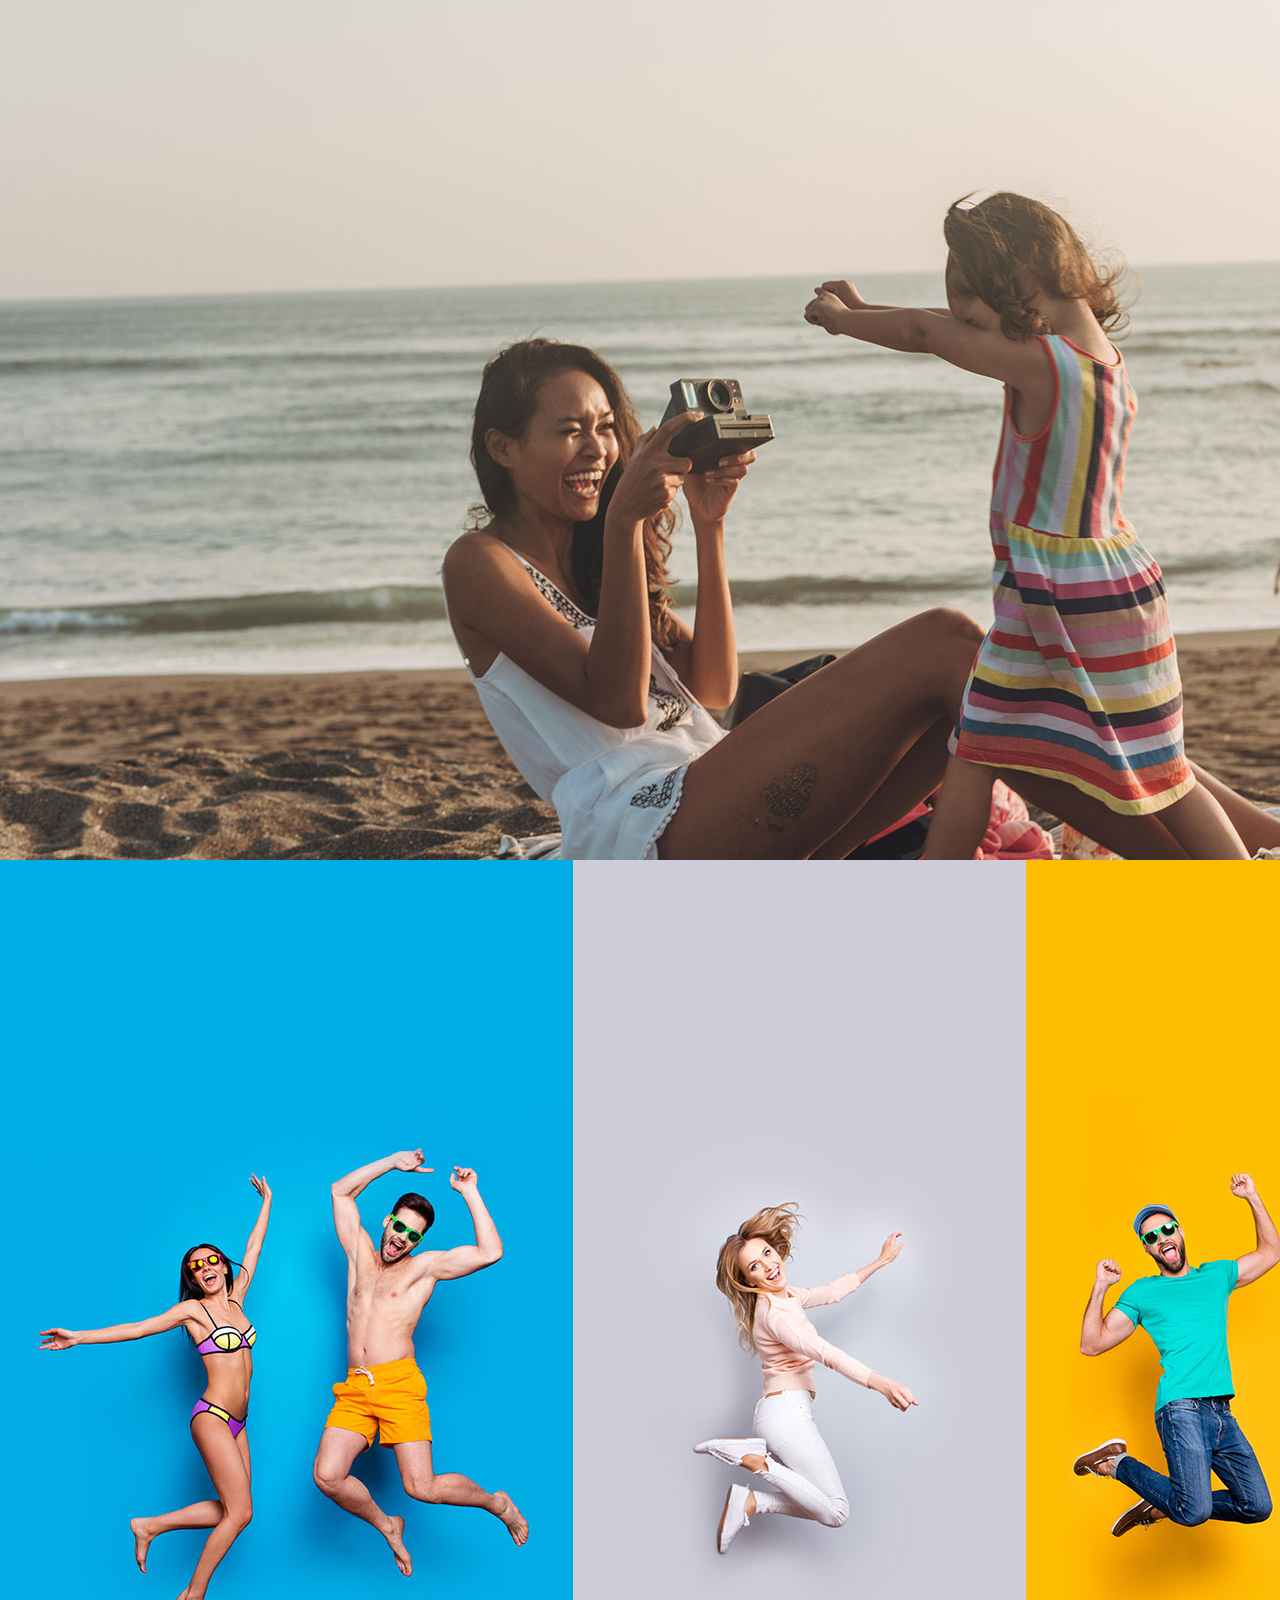
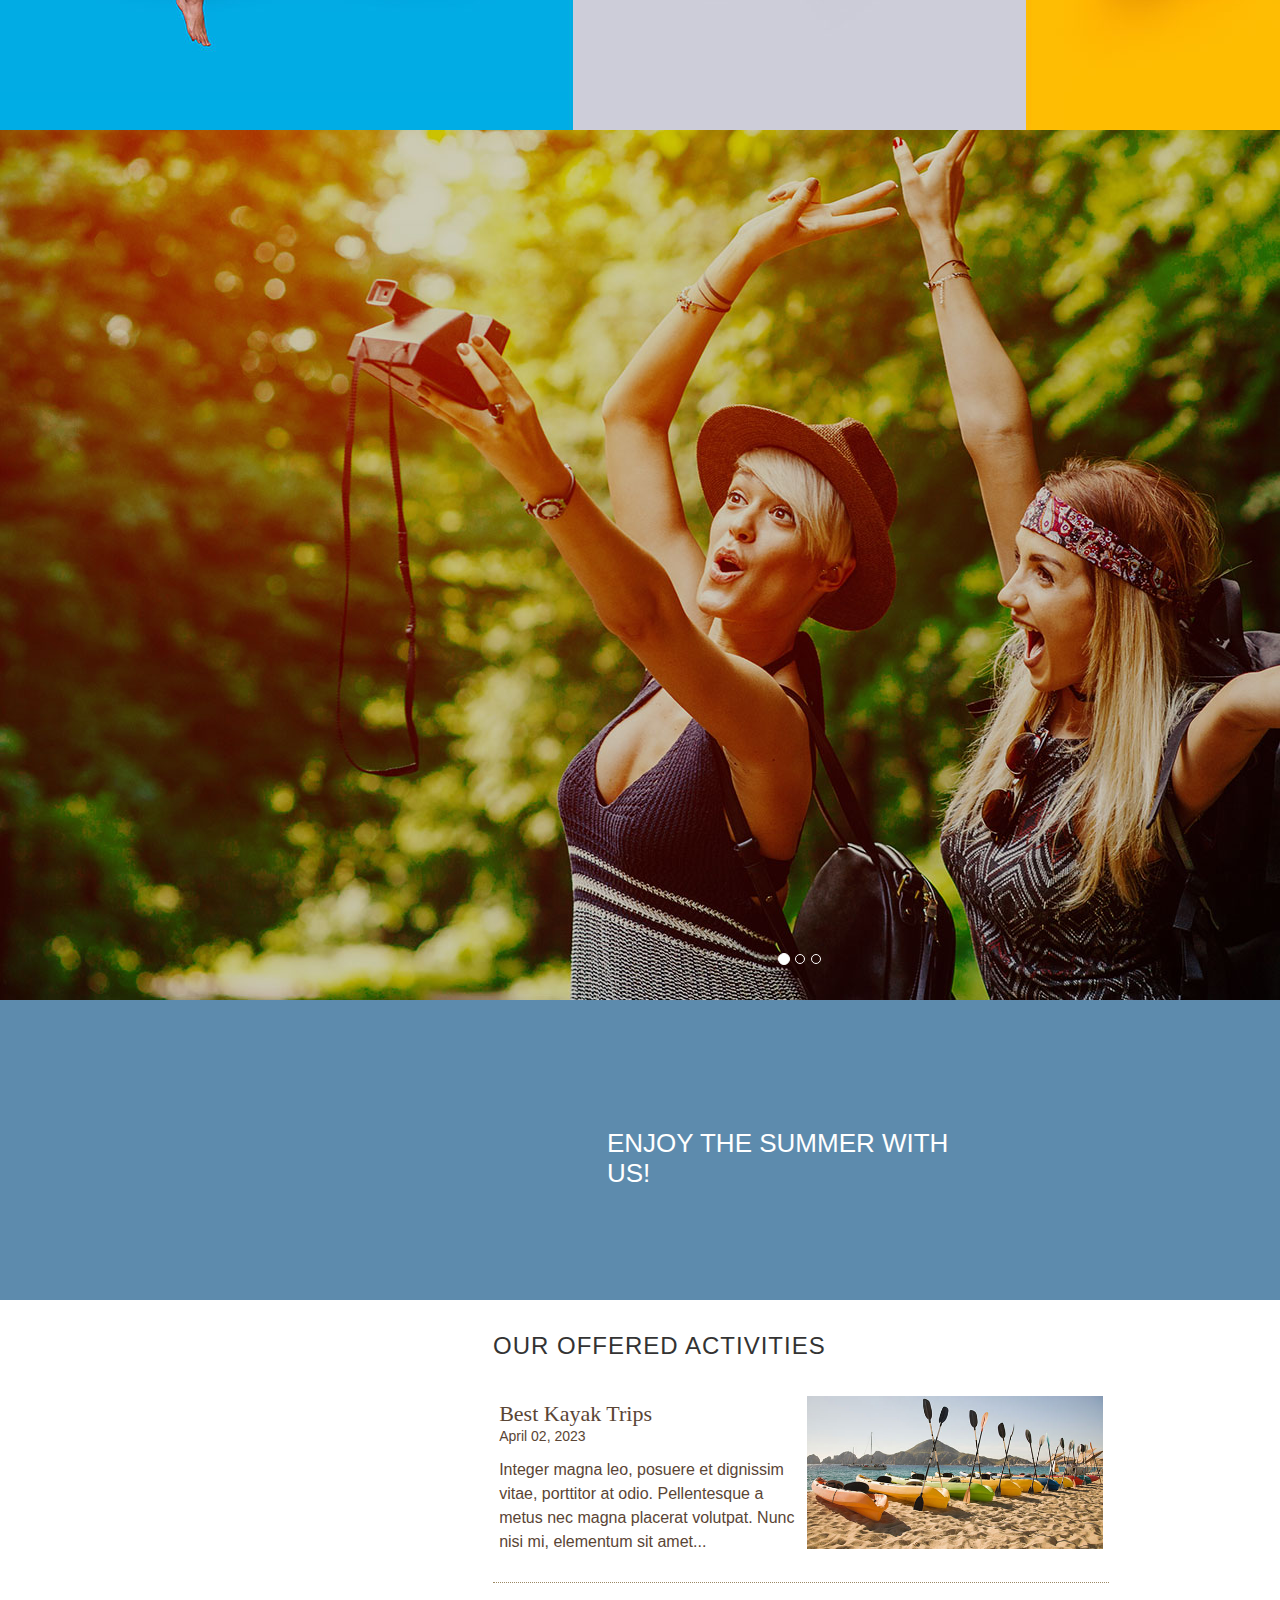
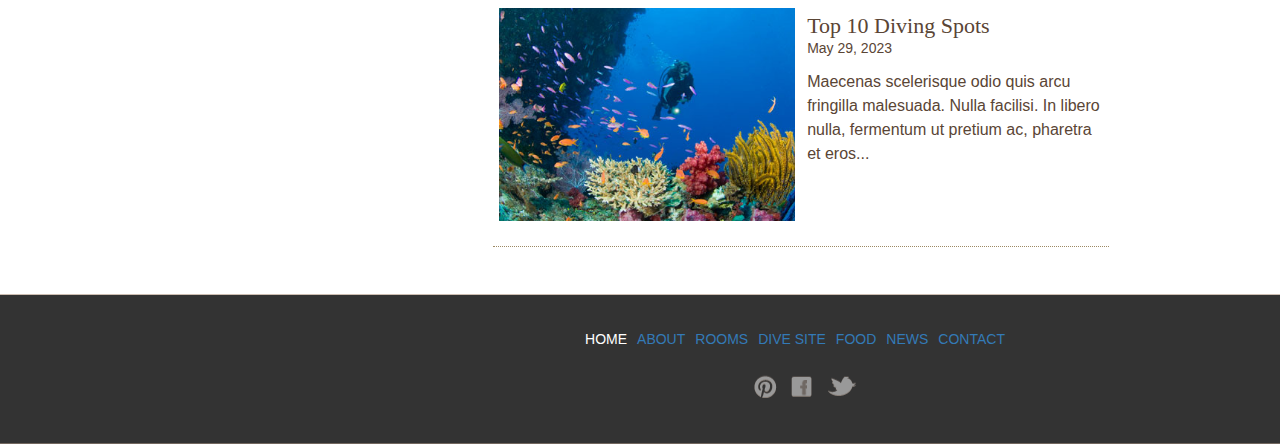
<file: index.html>
<!DOCTYPE html>
<html>
	<head>
		<meta charset="UTF-8">
		<title>Barcelo Hotels</title>
		<link rel="stylesheet" href="css/style.css" type="text/css">
		<link rel="stylesheet" href="https://stackpath.bootstrapcdn.com/bootstrap/4.1.3/css/bootstrap.min.css" integrity="sha384-MCw98/SFnGE8fJT3GXwEOngsV7Zt27NXFoaoApmYm81iuXoPkFOJwJ8ERdknLPMO" crossorigin="anonymous">
		<link rel="stylesheet" href="https://maxcdn.bootstrapcdn.com/bootstrap/3.3.7/css/bootstrap.min.css" integrity="sha384-BVYiiSIFeK1dGmJRAkycuHAHRg32OmUcww7on3RYdg4Va+PmSTsz/K68vbdEjh4u" crossorigin="anonymous">
		<link rel="stylesheet" href="https://use.fontawesome.com/releases/v5.6.3/css/all.css" integrity="sha384-UHRtZLI+pbxtHCWp1t77Bi1L4ZtiqrqD80Kn4Z8NTSRyMA2Fd33n5dQ8lWUE00s/" crossorigin="anonymous">

		<script src="https://code.jquery.com/jquery-3.3.1.slim.min.js" integrity="sha384-q8i/X+965DzO0rT7abK41JStQIAqVgRVzpbzo5smXKp4YfRvH+8abtTE1Pi6jizo" crossorigin="anonymous"></script>
		<script src="https://cdnjs.cloudflare.com/ajax/libs/popper.js/1.14.3/umd/popper.min.js" integrity="sha384-ZMP7rVo3mIykV+2+9J3UJ46jBk0WLaUAdn689aCwoqbBJiSnjAK/l8WvCWPIPm49" crossorigin="anonymous"></script>
		<script src="https://stackpath.bootstrapcdn.com/bootstrap/4.1.3/js/bootstrap.min.js" integrity="sha384-ChfqqxuZUCnJSK3+MXmPNIyE6ZbWh2IMqE241rYiqJxyMiZ6OW/JmZQ5stwEULTy" crossorigin="anonymous"></script>
	</head>
	<body>
		<div id="background">
			<header class="sticky-top">
				<nav class="navbar navbar-expand-lg navbar-dark">
					<div class="logo-box">
						<a href="index.html"><img src="img/logo.svg" width="75%" alt="LOGO"></a>
					</div>
					<div class="menu-box">
						<a id="selected" href="index.html">Home</a>
					</div>
					<div class="menu-box">
						<a href="hotels.html">Hotels</a>
					</div>
					<div class="menu-box">
						<a href="about.html">About</a>
					</div>
				</nav>
			</header>
			<div id="page">
				<div id="contents">
					<div id="adbox">
						<div class="carousel-container">
							<div id="carouselExampleIndicators" class="carousel slide" data-ride="carousel">
								  <ol class="carousel-indicators">
								    <li data-target="#carouselExampleIndicators" data-slide-to="0" class="active"></li>
								    <li data-target="#carouselExampleIndicators" data-slide-to="1"></li>
								    <li data-target="#carouselExampleIndicators" data-slide-to="2"></li>
								  </ol>
								  <div class="carousel-inner">
					    			<div class="carousel-item active">
			      						<img src="img\sea-sound.jpg" class="d-block w-100" alt="...">
								    </div>
					    			<div class="carousel-item">
			      						<img src="img\banner-2.jpg" class="d-block w-100" alt="...">
								    </div>
					    			<div class="carousel-item">
			      						<img src="img\banner-3.jpg" class="d-block w-100" alt="...">
								    </div>
								  </div>
								  <a class="carousel-control-prev" href="#carouselExampleIndicators" role="button" data-slide="prev">
								    <span class="carousel-control-prev-icon" aria-hidden="true"></span>
								    <span class="sr-only">Previous</span>
								  </a>
								  <a class="carousel-control-next" href="#carouselExampleIndicators" role="button" data-slide="next">
								    <span class="carousel-control-next-icon" aria-hidden="true"></span>
								    <span class="sr-only">Next</span>
								  </a>
							</div>
						</div>
					<div id="main">
						<div class="box bluebox">
							<section class="text-only">
								<h1>Enjoy the Summer with Us!</h1>
							</section>
						</div>
						<div class="box">
							<section class="news">
								<article>
									<h3>Our Offered Activities</h3>
									<ul>
										<li>
											<div>
												<h4><a href="news.html">Best Kayak Trips</a></h4>
												<span>April 02, 2023</span>
												<p>
													Integer magna leo, posuere et dignissim vitae, porttitor at odio. Pellentesque a metus nec magna placerat volutpat. Nunc nisi mi, elementum sit amet...
												</p>
											</div>
											<div>
												<img src="img\kayak.jpg">
											</div>
										</li>
										<li>
											<div>
												<img src="img\dive.jpg">
											</div>
											<div>
												<h4><a href="news.html">Top 10 Diving Spots</a></h4>
												<span>May 29, 2023</span>
												<p>
													Maecenas scelerisque odio quis arcu fringilla malesuada. Nulla facilisi. In libero nulla, fermentum ut pretium ac, pharetra et eros...
												</p>
											</div>
										</li>
									</ul>
								</article>
							</section>
						</div>
					</div>
				</div>
			</div>
			<footer>
				<div>
					<ul class="navigation">
						<li class="active">
							<a href="index.html">Home</a>
						</li>
						<li>
							<a href="about.html">About</a>
						</li>
						<li>
							<a href="rooms.html">Rooms</a>
						</li>
						<li>
							<a href="dives.html">Dive Site</a>
						</li>
						<li>
							<a href="foods.html">Food</a>
						</li>
						<li>
							<a href="news.html">News</a>
						</li>
						<li>
							<a href="contact.html">Contact</a>
						</li>
					</ul>
				</div>
				<div id="connect">
					<a href="http://pinterest.com/" target="_blank" class="pinterest"></a> <a href="www.facebook.com" target="_blank" class="facebook"></a> <a href="www.twitter.com" target="_blank" class="twitter"></a>
				</div>
			</footer>
		</div>
	</body>
</html>
</file>
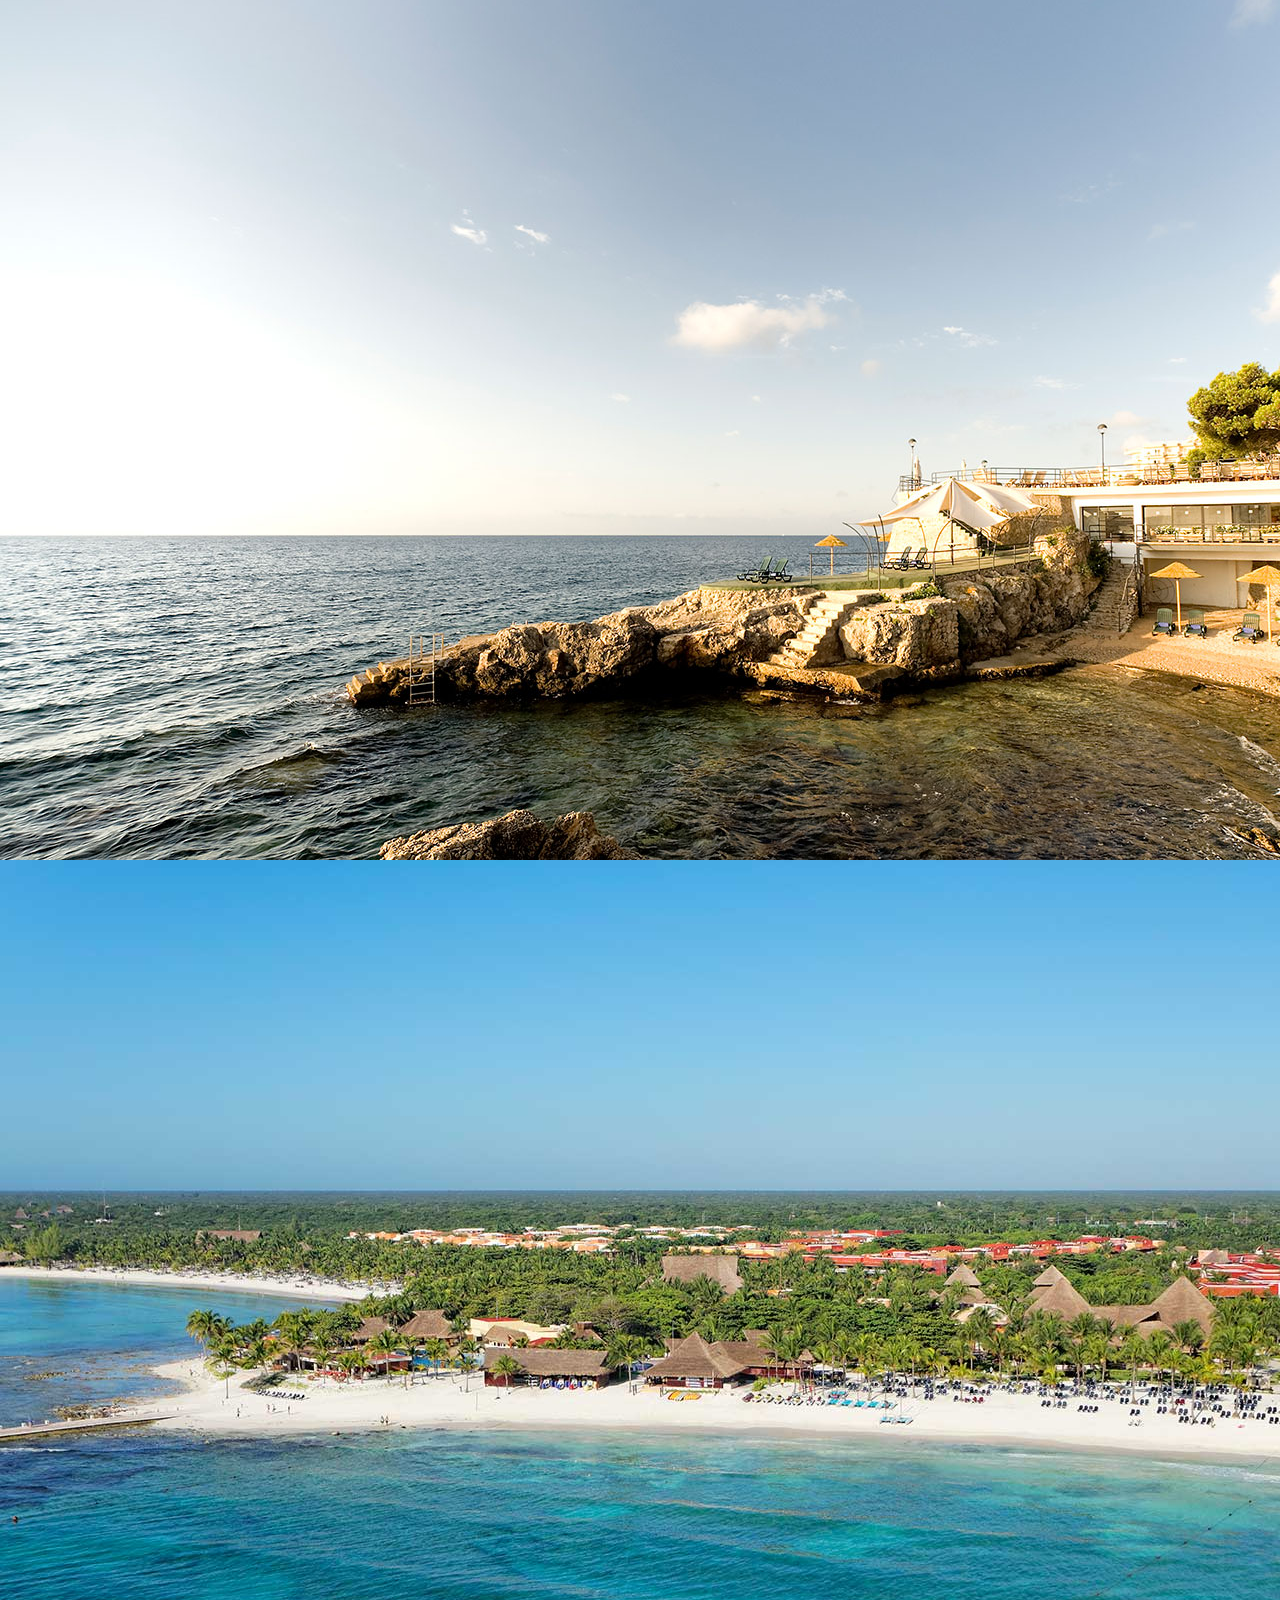
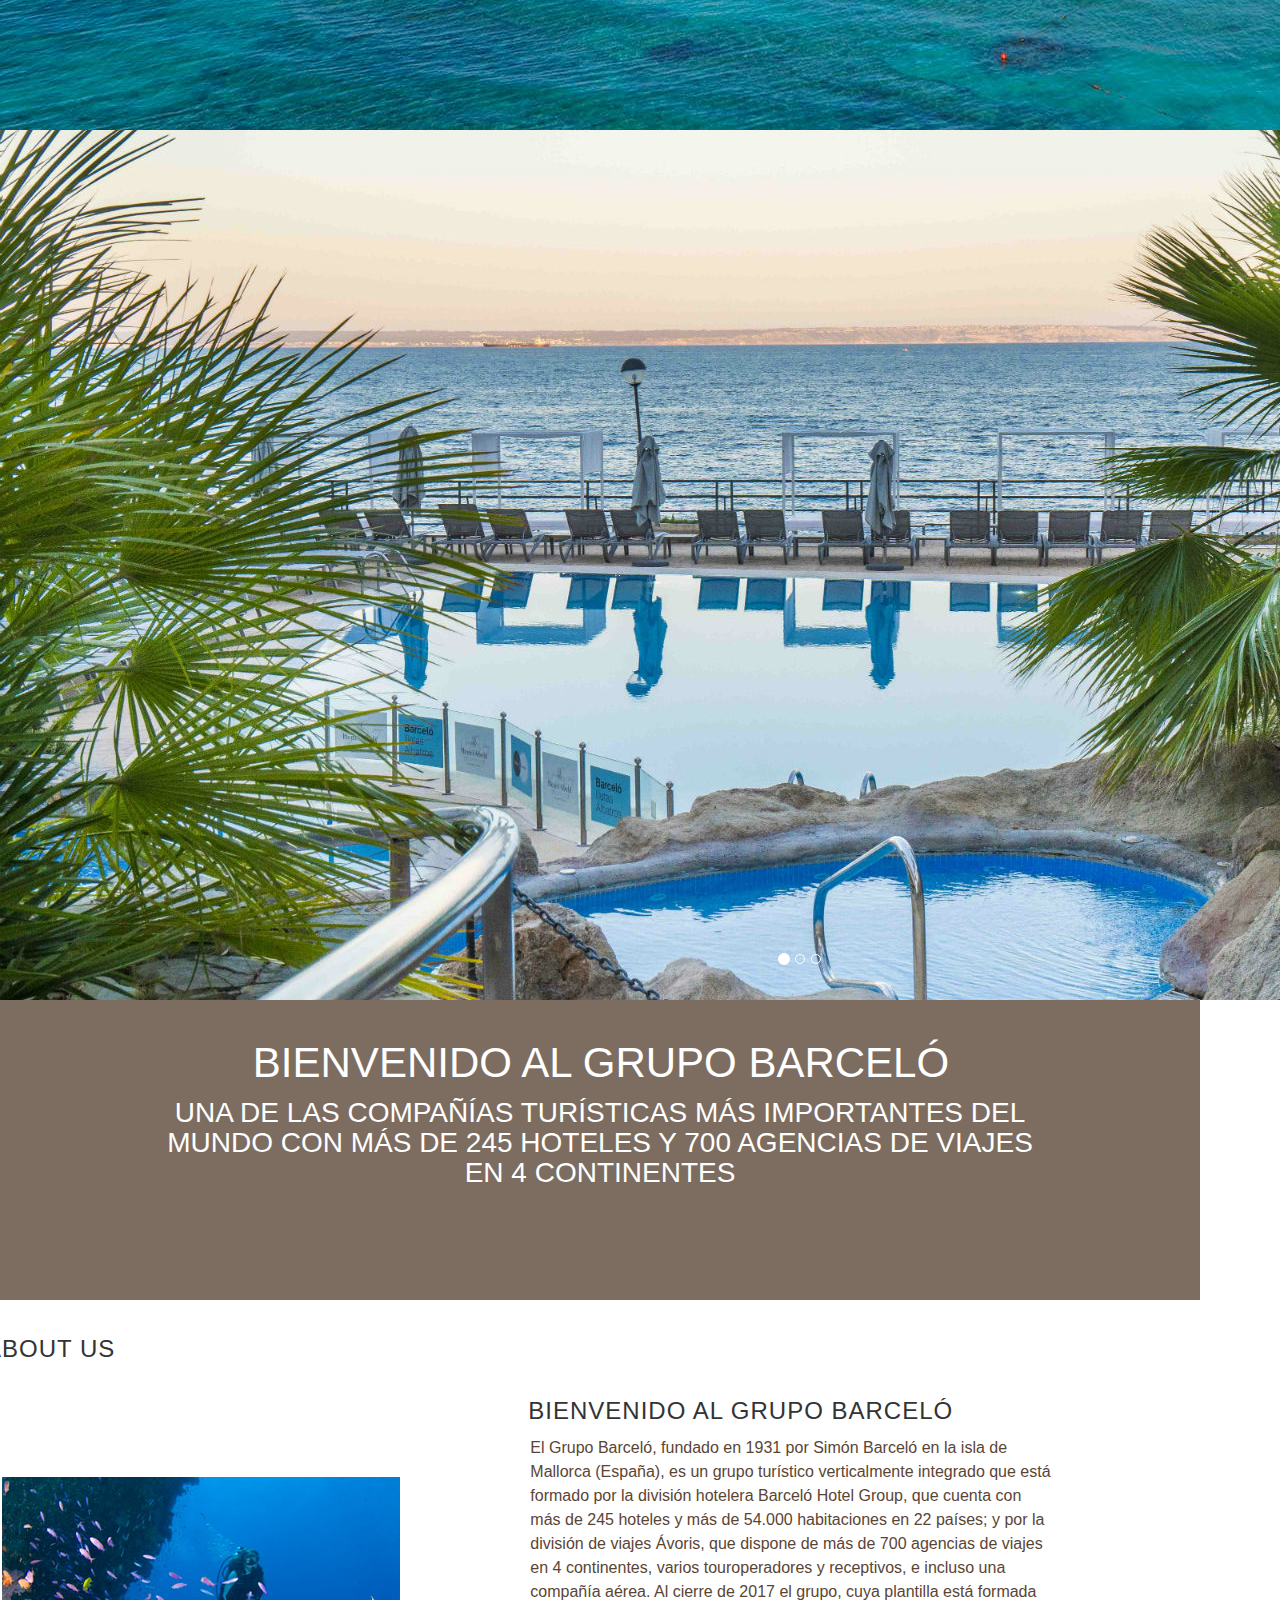
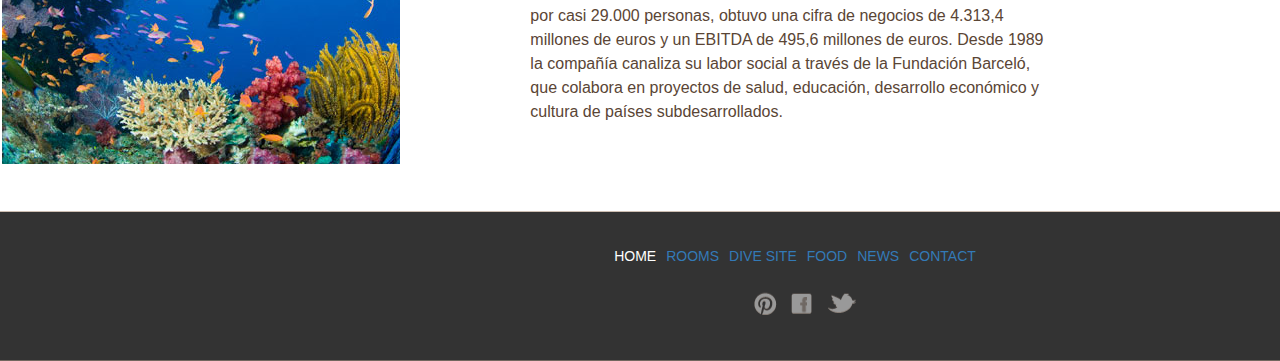
<file: about.html>
<!DOCTYPE html>
<html>
	<head>
		<meta charset="UTF-8">
		<title>Barcelo Hotels - Our trademarks</title>
		<link rel="stylesheet" href="css/style.css" type="text/css">
		<link rel="stylesheet" href="https://stackpath.bootstrapcdn.com/bootstrap/4.1.3/css/bootstrap.min.css" integrity="sha384-MCw98/SFnGE8fJT3GXwEOngsV7Zt27NXFoaoApmYm81iuXoPkFOJwJ8ERdknLPMO" crossorigin="anonymous">
		<link rel="stylesheet" href="https://maxcdn.bootstrapcdn.com/bootstrap/3.3.7/css/bootstrap.min.css" integrity="sha384-BVYiiSIFeK1dGmJRAkycuHAHRg32OmUcww7on3RYdg4Va+PmSTsz/K68vbdEjh4u" crossorigin="anonymous">
		<link rel="stylesheet" href="https://use.fontawesome.com/releases/v5.6.3/css/all.css" integrity="sha384-UHRtZLI+pbxtHCWp1t77Bi1L4ZtiqrqD80Kn4Z8NTSRyMA2Fd33n5dQ8lWUE00s/" crossorigin="anonymous">

		<script src="https://code.jquery.com/jquery-3.3.1.slim.min.js" integrity="sha384-q8i/X+965DzO0rT7abK41JStQIAqVgRVzpbzo5smXKp4YfRvH+8abtTE1Pi6jizo" crossorigin="anonymous"></script>
		<script src="https://cdnjs.cloudflare.com/ajax/libs/popper.js/1.14.3/umd/popper.min.js" integrity="sha384-ZMP7rVo3mIykV+2+9J3UJ46jBk0WLaUAdn689aCwoqbBJiSnjAK/l8WvCWPIPm49" crossorigin="anonymous"></script>
		<script src="https://stackpath.bootstrapcdn.com/bootstrap/4.1.3/js/bootstrap.min.js" integrity="sha384-ChfqqxuZUCnJSK3+MXmPNIyE6ZbWh2IMqE241rYiqJxyMiZ6OW/JmZQ5stwEULTy" crossorigin="anonymous"></script>
	</head>
	<body>
		<div id="background">
			<header class="sticky-top">
				<nav class="navbar navbar-expand-lg navbar-dark">
					<div class="logo-box">
						<a href="index.html"><img src="img/logo.svg" width="75%" alt="LOGO"></a>
					</div>
					<div class="menu-box">
						<a href="index.html">Home</a>
					</div>
					<div class="menu-box">
						<a href="hotels.html">Hotels</a>
					</div>
					<div class="menu-box">
						<a id="selected" href="about.html">About us</a>
					</div>
				</nav>
			</header>
			<div id="page">
				<div id="contents">
					<div id="adbox">
						<div class="carousel-container">
							<div id="carouselExampleIndicators" class="carousel slide" data-ride="carousel">
								  <ol class="carousel-indicators">
								    <li data-target="#carouselExampleIndicators" data-slide-to="0" class="active"></li>
								    <li data-target="#carouselExampleIndicators" data-slide-to="1"></li>
								    <li data-target="#carouselExampleIndicators" data-slide-to="2"></li>
								  </ol>
								  <div class="carousel-inner">
					    			<div class="carousel-item active">
			      						<img src="img\hotel3.jpg" class="d-block w-100" alt="...">
								    </div>
					    			<div class="carousel-item">
			      						<img src="img\hotel1.jpg" class="d-block w-100" alt="...">
								    </div>
					    			<div class="carousel-item">
			      						<img src="img\hotel2.jpg" class="d-block w-100" alt="...">
								    </div>
								  </div>
								  <a class="carousel-control-prev" href="#carouselExampleIndicators" role="button" data-slide="prev">
								    <span class="carousel-control-prev-icon" aria-hidden="true"></span>
								    <span class="sr-only">Previous</span>
								  </a>
								  <a class="carousel-control-next" href="#carouselExampleIndicators" role="button" data-slide="next">
								    <span class="carousel-control-next-icon" aria-hidden="true"></span>
								    <span class="sr-only">Next</span>
								  </a>
							</div>
							<div class="position-absolute text-center carousel-text-container about">
								<h1>Bienvenido al Grupo Barceló</h1>
								<h2 class="mt-3">Una de las compañías turísticas más importantes del mundo con más de 245 hoteles y 700 agencias de viajes en 4 continentes</h2>
							</div>
						</div>
					<div id="main">
						<div class="box">
							<div class="row justify-content-center">
								<h3 class="col-sm-2">About Us</h3>
							</div>
							<div class="row justify-content-center trademarks">
								<div class="card col-sm-8">
								  <div class="card-body">
								  	<div class="article-image">
										<img src="img\dive.jpg">
									</div>
									<div class="article-text">
										<h3>Bienvenido al Grupo Barceló</h3>
										<p>
											El Grupo Barceló, fundado en 1931 por Simón Barceló en la isla de Mallorca (España), es un grupo turístico verticalmente integrado que está formado por la división hotelera Barceló Hotel Group, que cuenta con más de 245 hoteles y más de 54.000 habitaciones en 22 países; y por la división de viajes Ávoris, que dispone de más de 700 agencias de viajes en 4 continentes, varios touroperadores y receptivos, e incluso una compañía aérea. Al cierre de 2017 el grupo, cuya plantilla está formada por casi 29.000 personas, obtuvo una cifra de negocios de 4.313,4 millones de euros y un EBITDA de 495,6 millones de euros.

											Desde 1989 la compañía canaliza su labor social a través de la Fundación Barceló, que colabora en proyectos de salud, educación, desarrollo económico y cultura de países subdesarrollados.
										</p>
									</div>
								  </div>
								</div>
							</div>
						</div>
					</div>
				</div>
			</div>
			<footer>
				<div>
					<ul class="navigation">
						<li class="active">
							<a href="index.html">Home</a>
						</li>
 						<li>
							<a href="#">Rooms</a>
						</li>
						<li>
							<a href="#">Dive Site</a>
						</li>
						<li>
							<a href="#">Food</a>
						</li>
						<li>
							<a href="#">News</a>
						</li>
						<li>
							<a href="#">Contact</a>
						</li>
					</ul>
				</div>
				<div id="connect">
					<a href="http://pinterest.com/" target="_blank" class="pinterest"></a> <a href="www.facebook.com" target="_blank" class="facebook"></a> <a href="www.twitter.com" target="_blank" class="twitter"></a>
				</div>
			</footer>
		</div>
	</body>
</html>
</file>
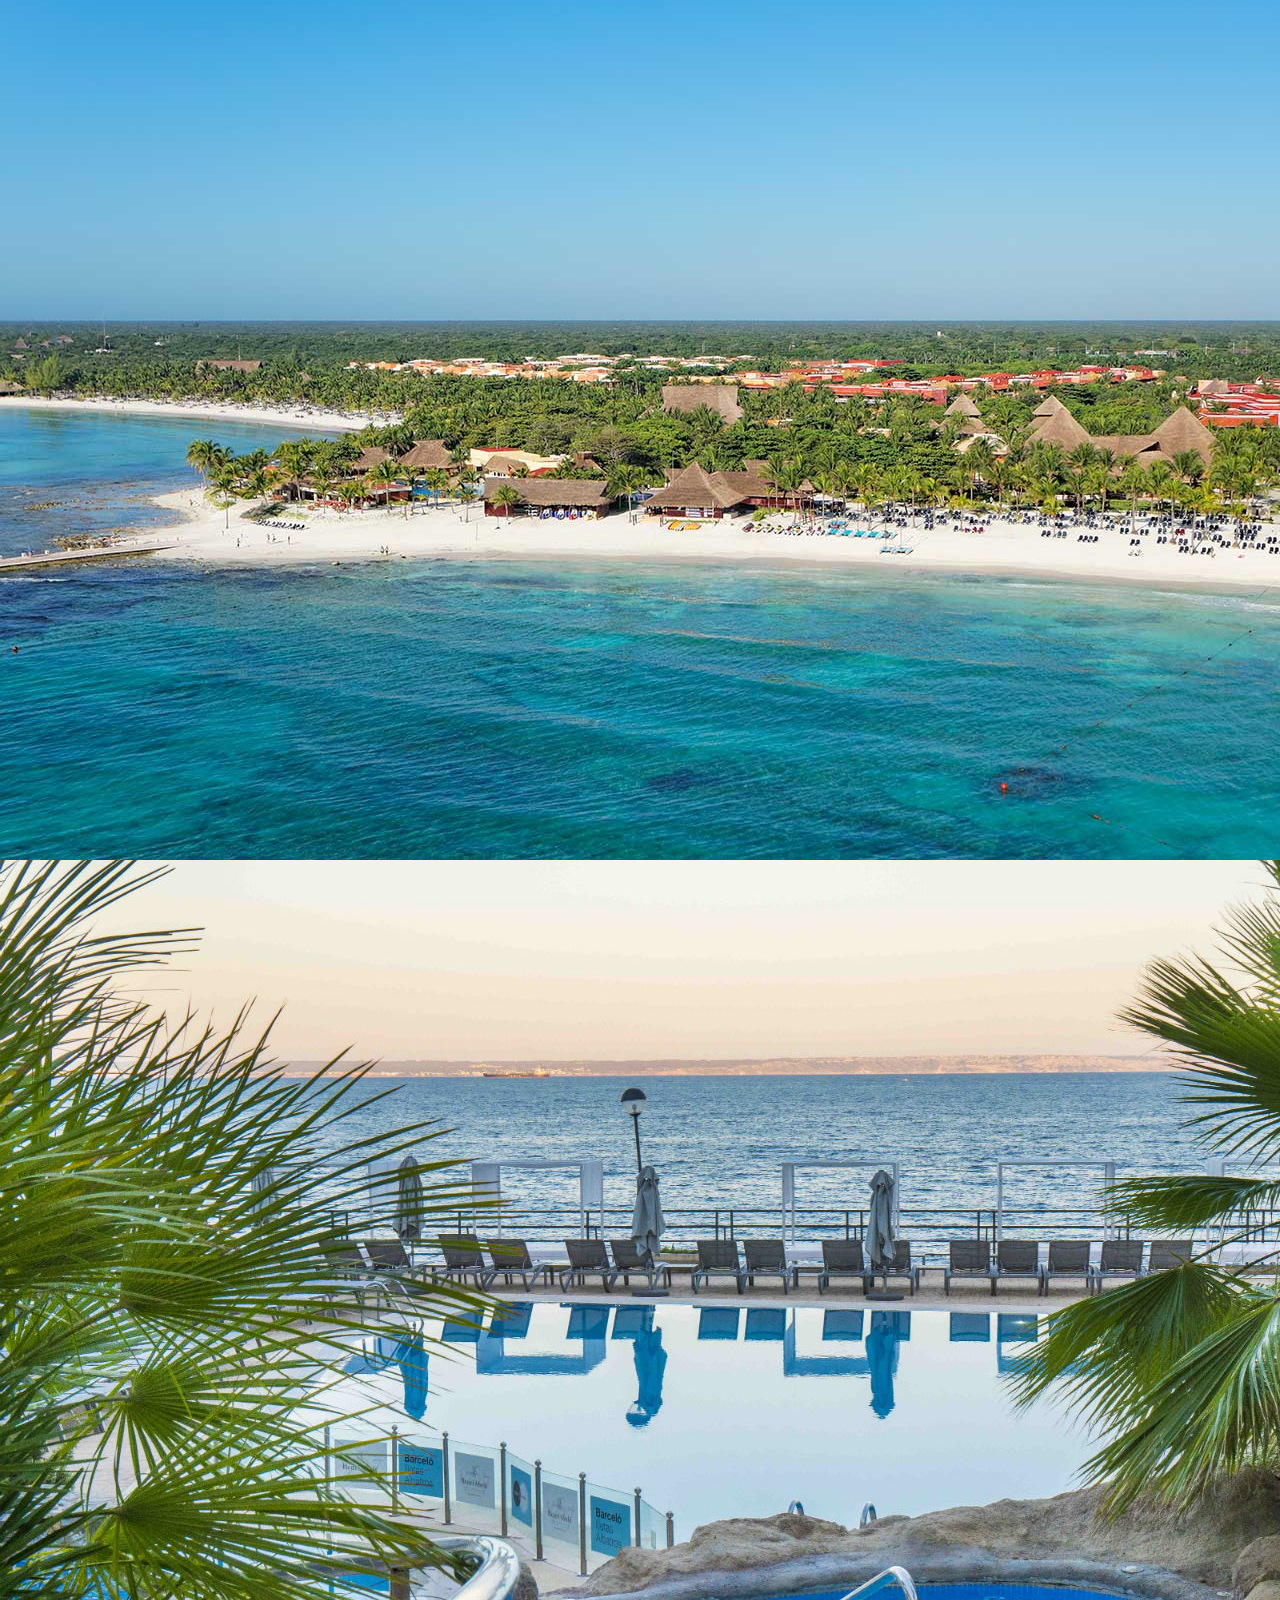
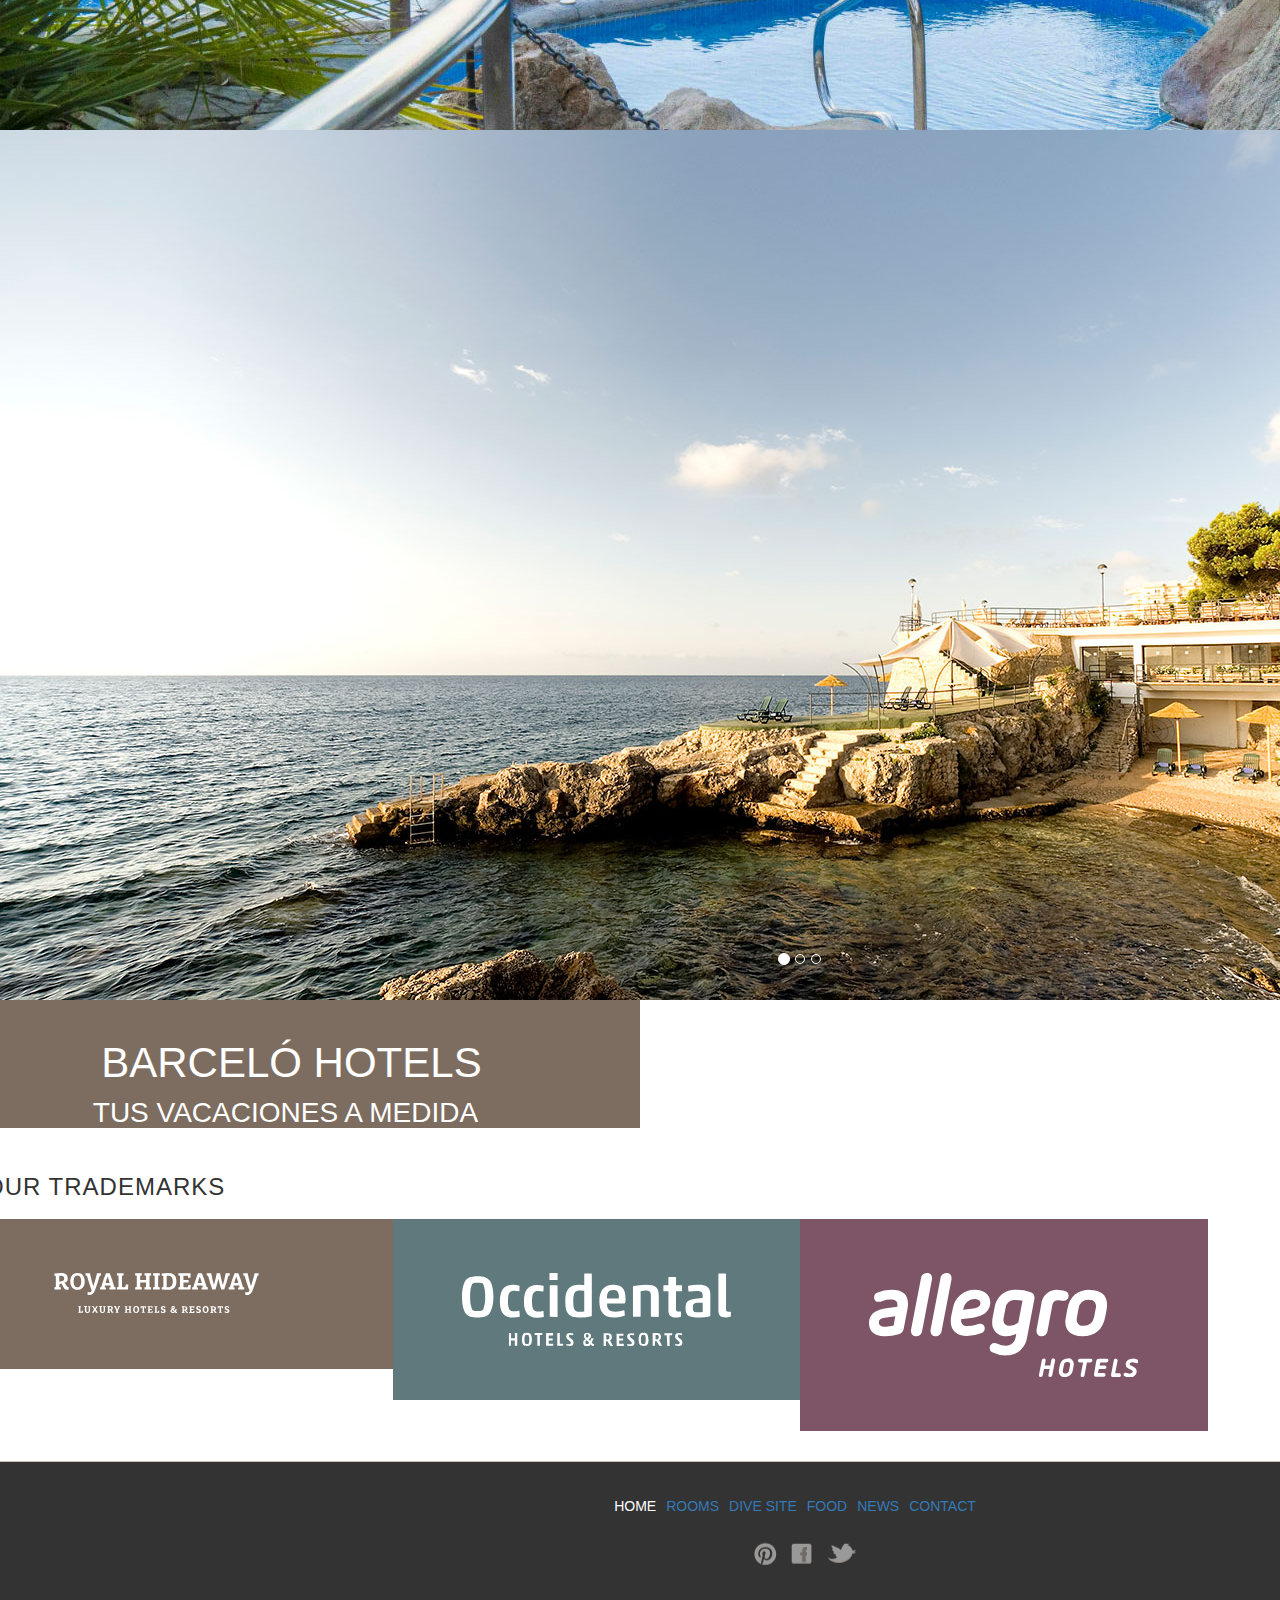
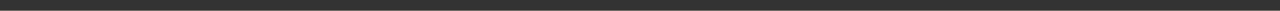
<file: hotels.html>
<!DOCTYPE html>
<html>
	<head>
		<meta charset="UTF-8">
		<title>Barcelo Hotels - Our trademarks</title>
		<link rel="stylesheet" href="css/style.css" type="text/css">
		<link rel="stylesheet" href="https://stackpath.bootstrapcdn.com/bootstrap/4.1.3/css/bootstrap.min.css" integrity="sha384-MCw98/SFnGE8fJT3GXwEOngsV7Zt27NXFoaoApmYm81iuXoPkFOJwJ8ERdknLPMO" crossorigin="anonymous">
		<link rel="stylesheet" href="https://maxcdn.bootstrapcdn.com/bootstrap/3.3.7/css/bootstrap.min.css" integrity="sha384-BVYiiSIFeK1dGmJRAkycuHAHRg32OmUcww7on3RYdg4Va+PmSTsz/K68vbdEjh4u" crossorigin="anonymous">
		<link rel="stylesheet" href="https://use.fontawesome.com/releases/v5.6.3/css/all.css" integrity="sha384-UHRtZLI+pbxtHCWp1t77Bi1L4ZtiqrqD80Kn4Z8NTSRyMA2Fd33n5dQ8lWUE00s/" crossorigin="anonymous">

		<script src="https://code.jquery.com/jquery-3.3.1.slim.min.js" integrity="sha384-q8i/X+965DzO0rT7abK41JStQIAqVgRVzpbzo5smXKp4YfRvH+8abtTE1Pi6jizo" crossorigin="anonymous"></script>
		<script src="https://cdnjs.cloudflare.com/ajax/libs/popper.js/1.14.3/umd/popper.min.js" integrity="sha384-ZMP7rVo3mIykV+2+9J3UJ46jBk0WLaUAdn689aCwoqbBJiSnjAK/l8WvCWPIPm49" crossorigin="anonymous"></script>
		<script src="https://stackpath.bootstrapcdn.com/bootstrap/4.1.3/js/bootstrap.min.js" integrity="sha384-ChfqqxuZUCnJSK3+MXmPNIyE6ZbWh2IMqE241rYiqJxyMiZ6OW/JmZQ5stwEULTy" crossorigin="anonymous"></script>
	</head>
	<body>
		<div id="background">
			<header class="sticky-top">
				<nav class="navbar navbar-expand-lg navbar-dark">
					<div class="logo-box">
						<a href="index.html"><img src="img/logo.svg" width="75%" alt="LOGO"></a>
					</div>
					<div class="menu-box">
						<a href="index.html">Home</a>
					</div>
					<div class="menu-box">
						<a id="selected" href="hotels.html">Hotels</a>
					</div>
					<div class="menu-box">
						<a href="about.html">About us</a>
					</div>
				</nav>
			</header>
			<div id="page">
				<div id="contents">
					<div id="adbox">
						<div class="carousel-container">
							<div id="carouselExampleIndicators" class="carousel slide" data-ride="carousel">
								  <ol class="carousel-indicators">
								    <li data-target="#carouselExampleIndicators" data-slide-to="0" class="active"></li>
								    <li data-target="#carouselExampleIndicators" data-slide-to="1"></li>
								    <li data-target="#carouselExampleIndicators" data-slide-to="2"></li>
								  </ol>
								  <div class="carousel-inner">
					    			<div class="carousel-item active">
			      						<img src="img\hotel1.jpg" class="d-block w-100" alt="...">
								    </div>
					    			<div class="carousel-item">
			      						<img src="img\hotel2.jpg" class="d-block w-100" alt="...">
								    </div>
					    			<div class="carousel-item">
			      						<img src="img\hotel3.jpg" class="d-block w-100" alt="...">
								    </div>
								  </div>
								  <a class="carousel-control-prev" href="#carouselExampleIndicators" role="button" data-slide="prev">
								    <span class="carousel-control-prev-icon" aria-hidden="true"></span>
								    <span class="sr-only">Previous</span>
								  </a>
								  <a class="carousel-control-next" href="#carouselExampleIndicators" role="button" data-slide="next">
								    <span class="carousel-control-next-icon" aria-hidden="true"></span>
								    <span class="sr-only">Next</span>
								  </a>
							</div>
							<div class="position-absolute carousel-text-container">
								<h1>Barceló Hotels</h1>
								<h2>Tus vacaciones a medida</h2>
							</div>
						</div>
					<div id="main">
						<div class="box">
							<div class="row justify-content-center">
								<h3 class="col-sm-3">Our Trademarks</h3>
							</div>
							<div class="row justify-content-around trademarks">
								<div class="card col-sm-3 royal-card">
								  <div class="card-body">
								  	<img src="img/Royal.svg">
								  </div>
								</div>
								<div class="card col-sm-3 occidental-card">
								  <div class="card-body">
								  	<img src="img/Occidental.svg">
								  </div>
								</div>
								<div class="card col-sm-3 allegro-card">
								  <div class="card-body">
								  	<img src="img/allegro.svg">
								  </div>
								</div>
							</div>
						</div>
					</div>
				</div>
			</div>
			<footer>
				<div>
					<ul class="navigation">
						<li class="active">
							<a href="index.html">Home</a>
						</li>
 						<li>
							<a href="#">Rooms</a>
						</li>
						<li>
							<a href="#">Dive Site</a>
						</li>
						<li>
							<a href="#">Food</a>
						</li>
						<li>
							<a href="#">News</a>
						</li>
						<li>
							<a href="#">Contact</a>
						</li>
					</ul>
				</div>
				<div id="connect">
					<a href="http://pinterest.com/" target="_blank" class="pinterest"></a> <a href="www.facebook.com" target="_blank" class="facebook"></a> <a href="www.twitter.com" target="_blank" class="twitter"></a>
				</div>
			</footer>
		</div>
	</body>
</html>
</file>
<file: css/style.css>
body {
	display: grid;
	grid-template-columns: 1fr 960px 1fr;
	font-family: "Open Sans",sans-serif;
	margin: 0;
}
#background {
	display: grid;
	grid-column: 1 / 4;
	grid-template-columns: 1fr 960px 1fr;
	grid-template-rows: auto;
	min-height: 1318px;
}
#page {
	display: grid;
	grid-template-columns: 1fr;
	grid-template-rows: auto;
	grid-column: 1 / 4;
	grid-row: 2 / 3;
	width: 100%;
	margin-top: -7%;
}

img {
	border: 0;
}

/*------------------------------ HEADER ------------------------------*/
header {
	grid-column: 1 / 4;
	grid-row: 1 / 2;
	height: 80px;
	background-color: rgba(45,45,45,.9);
}

/** Navigation **/
nav {
	display: grid;
	grid-template-columns: repeat(8, 1fr);
	clear: both;
	height: 50px;
	width: 100%;
	margin: 14px auto !important;
	padding: 1px;
}

nav div:first-of-type {
	grid-column-start: 1;
}

nav div.logo-box {
	margin-left: 40px;
	width: 200px;
}

nav div.menu-box {
	height: 49px;
	width: 122px;
	margin: 0;
	padding-left: 1px;
	text-align: center;
}

nav div.menu-box a {
	color: #fff;
	display: block;
	font: bold 14px/48px Arial, Helvetica, sans-serif;
	height: 49px;
	text-decoration: none;
	text-transform: uppercase;
}

nav div.menu-box a:hover {
	color: #6d6157;
}
nav div.menu-box a#selected {
	color: #e4e1bd;
    border-bottom: 2px solid #d7ce8d;
}

#navigation {
	clear: both;
	height: 50px;
	width: 860px;
	margin: 0 auto;
	padding: 1px;
}
#navigation ul {
	display: inline-block;
	width: 860px;
	list-style: none;
	margin: 0;
	padding: 0;
}
#navigation li {
	float: left;
	height: 49px;
	width: 122px;
	margin: 0;
	padding-left: 1px;
	text-align: center;
}
#navigation li:first-child {
	background: none;
	margin-left: 0;
	padding-left: 0;
}
#navigation li a {
	color: #fff;
	display: block;
	font: bold 14px/48px Arial, Helvetica, sans-serif;
	height: 49px;
	text-decoration: none;
	text-transform: uppercase;
}
#navigation li a:hover {
	color: #6d6157;
}
#navigation li.selected a {
	color: #e4e1bd;
}
/*------------------------------ CONTENTS ------------------------------*/
#contents {
	display: grid;
	grid-template-columns: auto;
	grid-template-rows: auto;
	grid-row: 2 / 3;
	width: 100%;
}
#contents h1 {
	color: white;
	font: 26px/30px "Open Sans",sans-serif;
	margin: 18px 20% 20px;
	padding-left: 2px;
	text-transform: uppercase;
}
#contents div.body h1, #contents h2 {
	color: #316e66;
	font: 30px/30px "Open Sans",sans-serif;;
	margin: 0 0 18px;
	text-transform: uppercase;
}
#contents h2 {
	font-size: 22px;
	margin: 0 0 30px;
}
#contents h2 a {
	color: #2c9688;
	text-decoration: none;
}
#contents p {
	color: #5a4535;
	font-size: 15px;
	line-height: 30px;
	margin: 0;
	padding: 0 0 24px 2px;
}
#contents p a {
	color: #5a4535;
}
#contents p a:hover, #news div.sidebar ul li a:hover {
	color: #917157;
}
/** Adbox **/
#adbox {
	grid-column: 1 / 3;
	grid-row: 1 / 2;
	width: 100%;
	margin: 0;
	padding: 0;
}
#adbox p {
	font-size: 16px;
}

#adbox div.image {
	width: 852px;
	margin: 0 auto;
	padding: 4px 5px 18px;
}

.carousel-text-container {
	background-color: rgba(92,72,56,.8);
	width: 40%;
	height: 30%;
	top: 40%;
	left: 30%;
	z-index: 99;
	padding-top: 30px;
}


.carousel-text-container h1 {
	font-size: 3em!important;
	width: 69%;
	margin-left: auto!important;
	margin-right: auto!important;
}

.carousel-text-container h2 {
	font-size: 2em!important;
	color: white!important;
	width: 71%;
	margin-left: auto!important;
	margin-right: auto!important;
}

.about {
	margin-bottom: 20px;
	width: 75%;
	height: 300px;
	left: 15%;
}

.about h2 {
	margin-bottom: 20px;
	width: 75%;
	height: 300px;
	left: 15%;
	font-size: 28px!important;
}

.article-image > img {
	margin-top: 15%;
}

.article-image, .article-text {
	width: 50%;
	float: left;
}

.article-text p {
	line-height: 1.5!important;
}



.ads {
	float: right;
	width: 220px;
	border-left: 1px solid #bbbbbb;
	margin-left: 20px;
	padding-left: 20px;
}
hr {
	border:0;
	border-top: 1px solid #bbbbbb;
	margin-bottom: 30px;
}
/** MAIN **/
#main {
	grid-column: 1 / 3;
	grid-row: 2 / 3;
	min-height: 100px;
	width: 100%;
}

.carousel-container {
	margin-bottom: 20px;
}

.bluebox {
	background-color: #5d8bad;
}

#main div.box {
	min-height: 300px;
	margin-top: -20px;
	padding: 30px 0;
}

div.box > section.text-only {
	padding-top: 5%;
}

#main div.box > div {
	padding: 6px 0 0;
}
#main div.box > div > div {
	padding: 17px;
}
#main div.box h3 {
	font-weight: normal;
	letter-spacing: 1px;
	margin: 0;
	padding: 0 0 12px;
	text-transform: uppercase;
}
#main div.box h4 {
	font: 22px/24px "Times New Roman", Times, serif;
	font-weight: normal;
	margin: 6px 0 0;
}
#main div.box h4 a {
	color: #5a4535;
	text-decoration: none;
}
#main div.box ul {
	list-style: none;
	margin: 0;
	padding: 0;
}
#main div.box ul li {
	border-bottom: 1px dotted #9c8964;
}
#main div.box ul li span {
	color: #5a4535;
	display: block;
	font-size: 14px;
	margin-bottom: 12px;
}
#main div.box ul li p {
	line-height: 24px;
	padding: 0 0 3px;
}
/*------------------------------ FOOTER ------------------------------*/
footer {
	grid-column: 1 / 4;
	grid-row: 3 / 4;
	color: #594334;
	font-size: 14px;
	line-height: 48px;
	margin: 0;
	padding: 20px 0;
	text-transform: uppercase;
	background-color: rgba(0,0,0,.8);
	border-bottom: 1px solid #72675f;
	border-top: 1px solid #cdbeb2;
}

footer > div {
	height: 48px;
	width: 822px;
	margin: 0 auto;
	padding: 0 20px;
	text-align: center;
}

footer ul.navigation {
	display: inline-block;
	list-style: none;
	margin: 0;
	padding: 0;
}

footer ul.navigation li {
	float: left;
	margin-right: 10px;
}
º
footer ul.navigation li a {
	color: #594334;
	padding: 0 5px;
	text-decoration: none;
}

footer ul.navigation li:first-child a {
	border-left: 0;
	padding-left: 0;
}

footer ul.navigation li a:hover {
	color: #eee7c3;
}

footer ul.navigation li.active a {
	color: #fff;
}

footer p {
	margin: 0;
	text-align: center;
	text-transform: none;
}

/** Connect **/
#connect {
	line-height: 26px;
	width: fit-content;
	margin: 12px auto 0;
}

#connect a {
	background: url(../img/icons.png) no-repeat;
	display: inline-block;
	height: 23px;
	width: 23px;
	margin-left: 10px;
}

#connect a.pinterest {
	background-position: 0 -33px;
}

#connect a.facebook {
	background-position: 0 -98px;
}

#connect a.twitter {
	background-position: 0 -164px;
	width: 28px;
}

#connect a.googleplus {
	background-position: 0 -230px;
}

#connect a.pinterest:hover {
	background-position: 0 0;
}

#connect a.facebook:hover {
	background-position: 0 -65px;
}

#connect a.twitter:hover {
	background-position: 0 -131px;
}

#connect a.googleplus:hover {
	background-position: 0 -197px;
}

.box > section {
	margin: auto;
	max-width: 650px;
}

section.news {
	padding: 6px 0 0;
	display: flex;
	flex-wrap: wrap;
	flex-grow: 1;
	overflow: hidden;
}
	
section.news > article {
	margin-left:1px;
	padding: 17px;
	display: flex;
	flex-direction: column;
	justify-content: space-between;
	flex-basis: 40%;
}

section.news > article > .icons {
	font-size: 0.8em;
}

section.news > article > ul > li {
	display: flex;
	flex-direction: row;
	justify-content: space-between;
}

section.news > article > ul > li > div {
	width: 50%;
	margin: 4% 1%;
}

section.news > article > ul > li > div > img {
	max-width:100%;
}

section.news {
	flex-grow: 1;
	flex-shrink: 2;
}

section.news > article {
	flex-shrink: 2;
	flex: 1 0 100%;
}

.trademarks > .card {
	min-height: 150px;
}

.royal-card {
	background-color: rgba(92,72,56,.8)!important;
}

.occidental-card {
	background-color: rgba(55,88,93,.8)!important;
}

.allegro-card {
	background-color: rgba(92,43,64,.8)!important;
}

.card-body > img {
	margin: 10% 14%;
}
</file>
